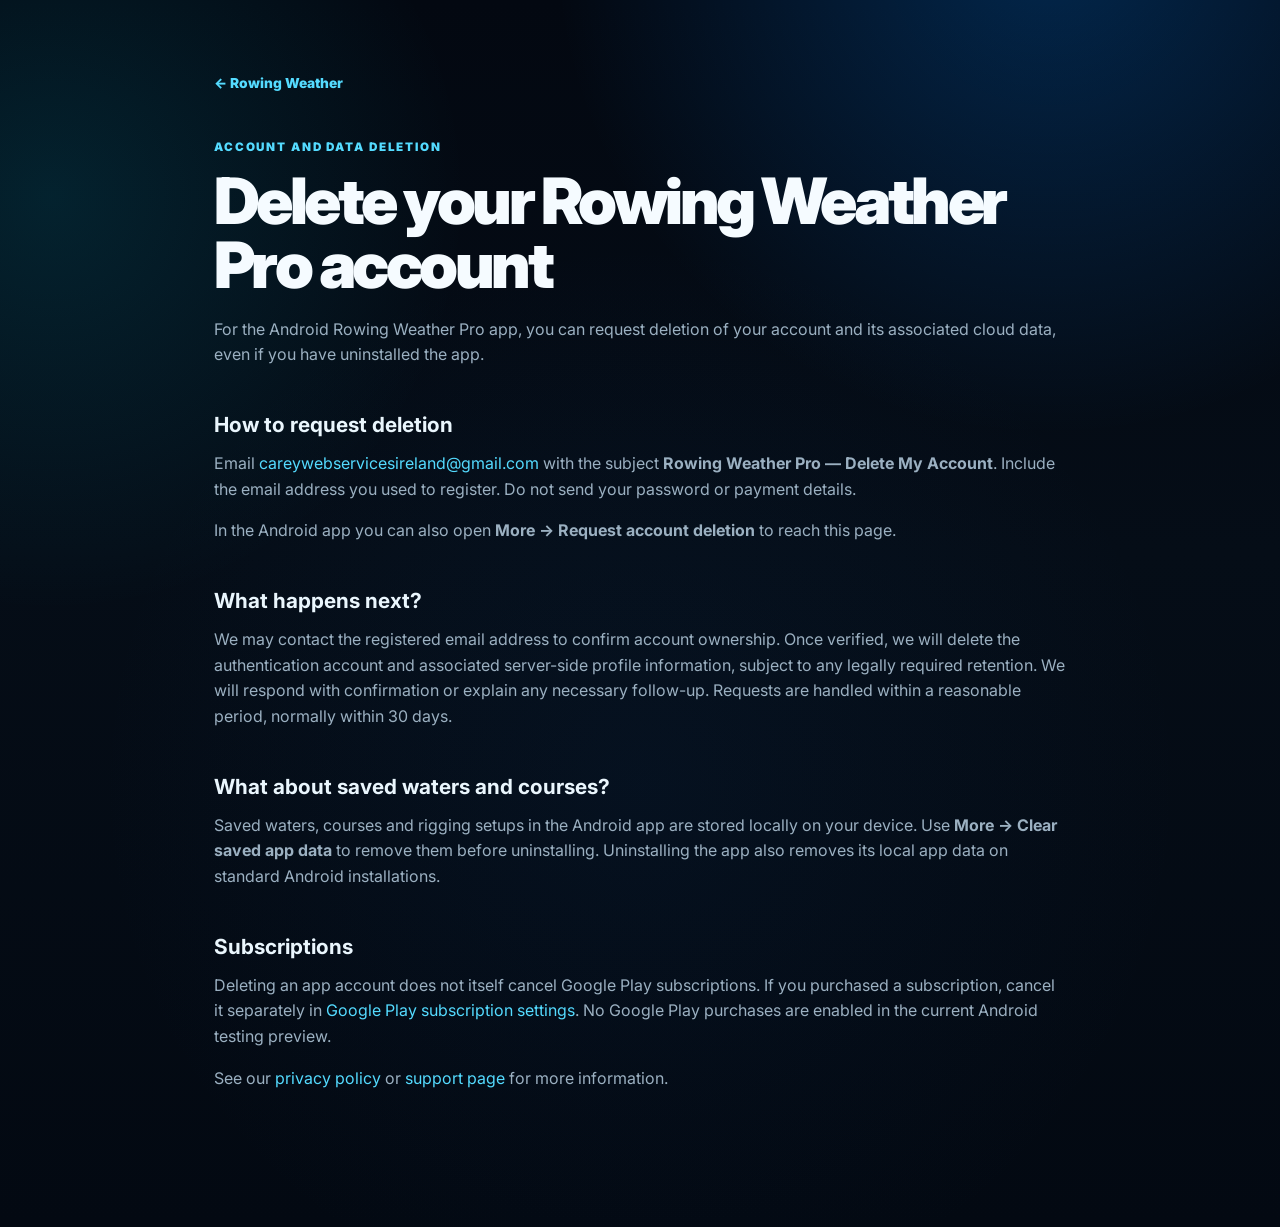
<file: delete-account.html>
<!doctype html>
<html lang="en"><head><meta charset="utf-8"><meta name="viewport" content="width=device-width,initial-scale=1"><title>Delete your Rowing Weather Pro account</title><meta name="description" content="Request deletion of a Rowing Weather Pro Android account and its associated data."><link rel="canonical" href="https://rowingweather.com/delete-account.html"><link rel="icon" href="/favicon.svg" type="image/svg+xml"><link rel="stylesheet" href="/styles.css"></head><body>
<main class="legal"><a class="back" href="/">← Rowing Weather</a><div class="eyebrow">ACCOUNT AND DATA DELETION</div><h1>Delete your Rowing Weather Pro account</h1>
<p>For the Android Rowing Weather Pro app, you can request deletion of your account and its associated cloud data, even if you have uninstalled the app.</p>
<h2>How to request deletion</h2><p>Email <a href="mailto:careywebservicesireland@gmail.com?subject=Rowing%20Weather%20Pro%20-%20Delete%20My%20Account">careywebservicesireland@gmail.com</a> with the subject <strong>Rowing Weather Pro — Delete My Account</strong>. Include the email address you used to register. Do not send your password or payment details.</p>
<p>In the Android app you can also open <strong>More → Request account deletion</strong> to reach this page.</p>
<h2>What happens next?</h2><p>We may contact the registered email address to confirm account ownership. Once verified, we will delete the authentication account and associated server-side profile information, subject to any legally required retention. We will respond with confirmation or explain any necessary follow-up. Requests are handled within a reasonable period, normally within 30 days.</p>
<h2>What about saved waters and courses?</h2><p>Saved waters, courses and rigging setups in the Android app are stored locally on your device. Use <strong>More → Clear saved app data</strong> to remove them before uninstalling. Uninstalling the app also removes its local app data on standard Android installations.</p>
<h2>Subscriptions</h2><p>Deleting an app account does not itself cancel Google Play subscriptions. If you purchased a subscription, cancel it separately in <a href="https://play.google.com/store/account/subscriptions">Google Play subscription settings</a>. No Google Play purchases are enabled in the current Android testing preview.</p>
<p>See our <a href="/privacy.html">privacy policy</a> or <a href="/support.html">support page</a> for more information.</p></main></body></html>
</file>
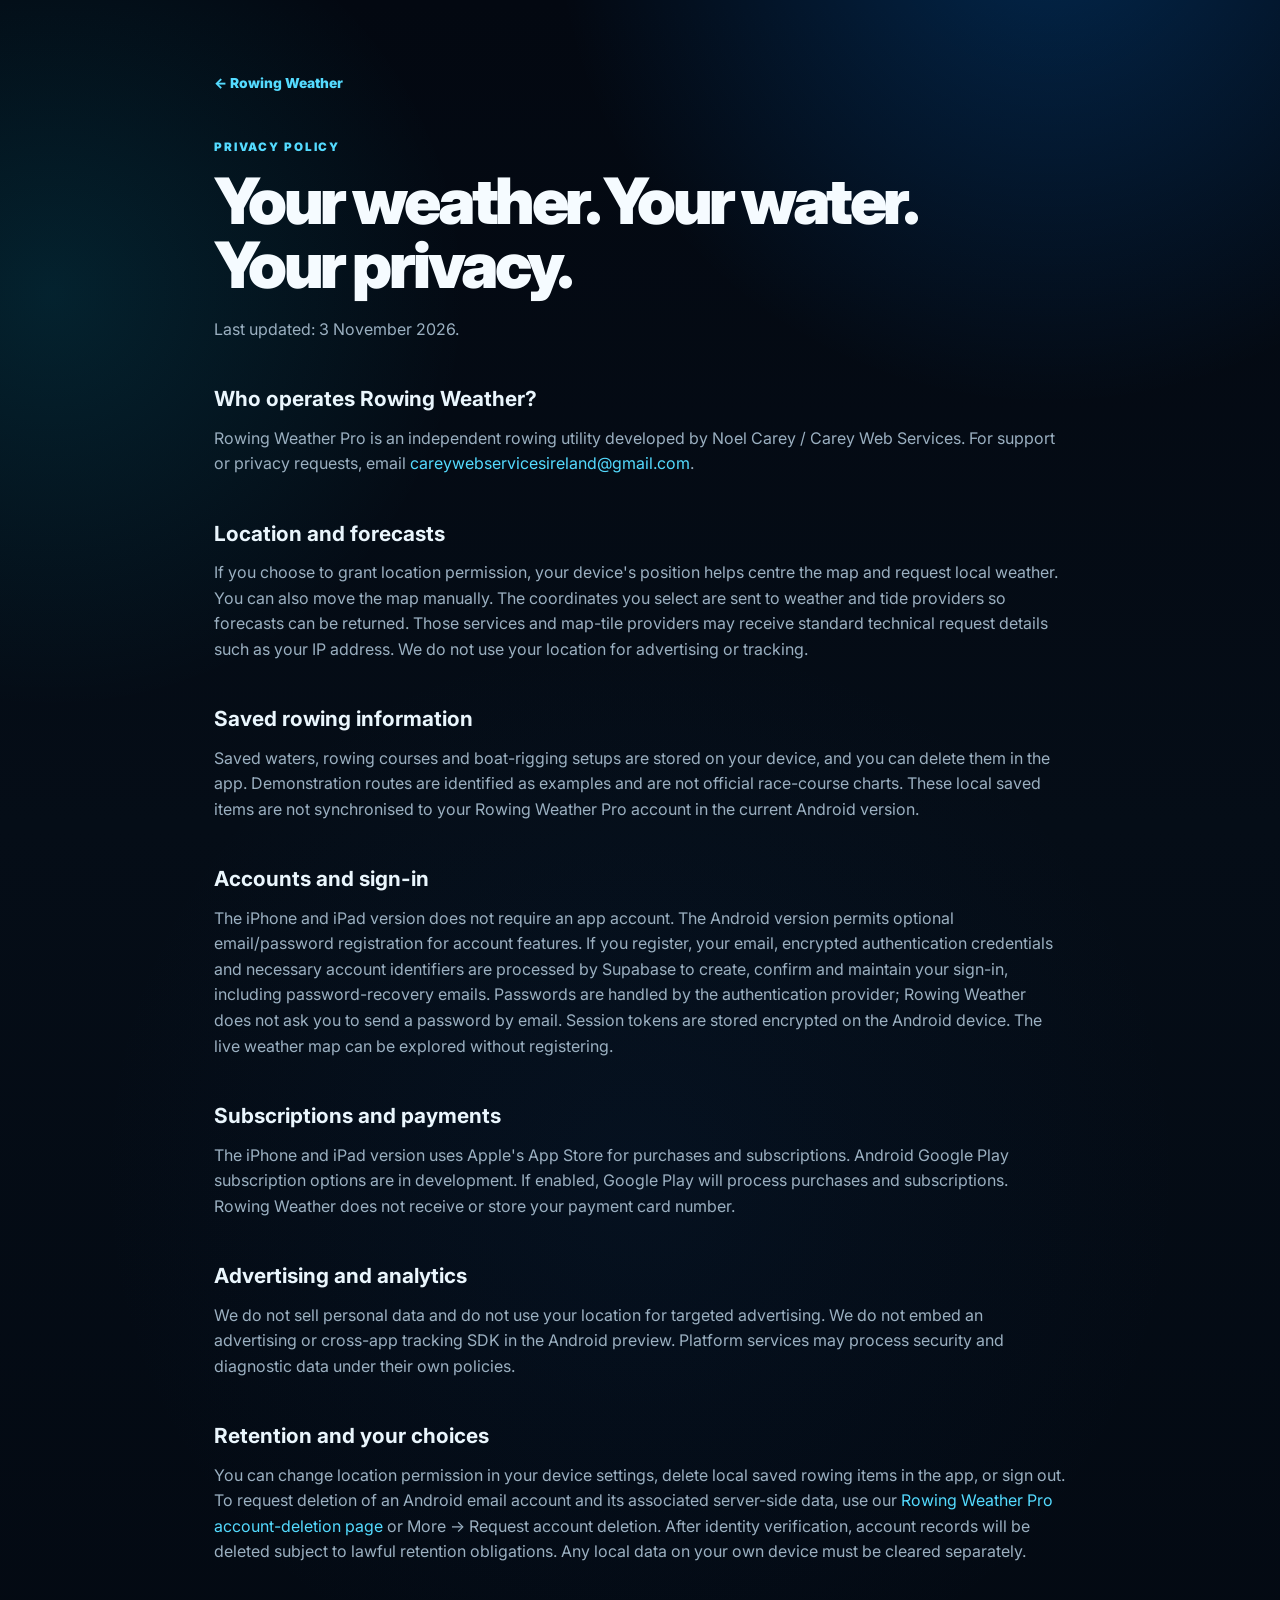
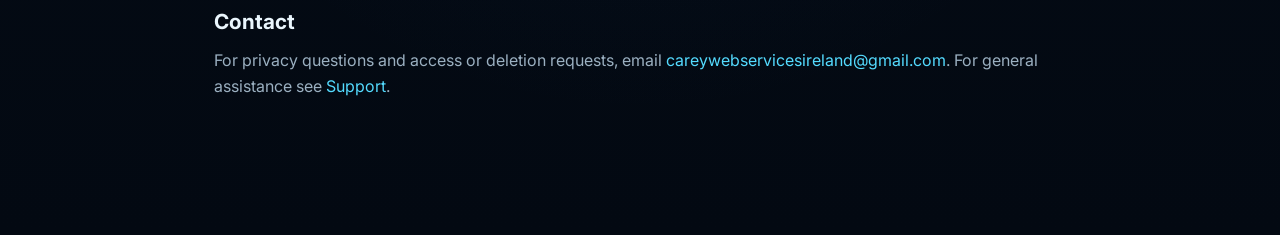
<file: privacy.html>
<!doctype html>
<html lang="en"><head><meta charset="utf-8"><meta name="viewport" content="width=device-width,initial-scale=1"><title>Rowing Weather Privacy Policy</title><meta name="description" content="Privacy policy for Rowing Weather for iPhone, iPad and Android."><link rel="canonical" href="https://rowingweather.com/privacy.html"><link rel="icon" href="/favicon.svg" type="image/svg+xml"><link rel="stylesheet" href="/styles.css"></head><body>
<main class="legal"><a class="back" href="/">← Rowing Weather</a><div class="eyebrow">PRIVACY POLICY</div><h1>Your weather. Your water. Your privacy.</h1><p>Last updated: 3 November 2026.</p>
<h2>Who operates Rowing Weather?</h2><p>Rowing Weather Pro is an independent rowing utility developed by Noel Carey / Carey Web Services. For support or privacy requests, email <a href="mailto:careywebservicesireland@gmail.com">careywebservicesireland@gmail.com</a>.</p>
<h2>Location and forecasts</h2><p>If you choose to grant location permission, your device's position helps centre the map and request local weather. You can also move the map manually. The coordinates you select are sent to weather and tide providers so forecasts can be returned. Those services and map-tile providers may receive standard technical request details such as your IP address. We do not use your location for advertising or tracking.</p>
<h2>Saved rowing information</h2><p>Saved waters, rowing courses and boat-rigging setups are stored on your device, and you can delete them in the app. Demonstration routes are identified as examples and are not official race-course charts. These local saved items are not synchronised to your Rowing Weather Pro account in the current Android version.</p>
<h2>Accounts and sign-in</h2><p>The iPhone and iPad version does not require an app account. The Android version permits optional email/password registration for account features. If you register, your email, encrypted authentication credentials and necessary account identifiers are processed by Supabase to create, confirm and maintain your sign-in, including password-recovery emails. Passwords are handled by the authentication provider; Rowing Weather does not ask you to send a password by email. Session tokens are stored encrypted on the Android device. The live weather map can be explored without registering.</p>
<h2>Subscriptions and payments</h2><p>The iPhone and iPad version uses Apple's App Store for purchases and subscriptions. Android Google Play subscription options are in development. If enabled, Google Play will process purchases and subscriptions. Rowing Weather does not receive or store your payment card number.</p>
<h2>Advertising and analytics</h2><p>We do not sell personal data and do not use your location for targeted advertising. We do not embed an advertising or cross-app tracking SDK in the Android preview. Platform services may process security and diagnostic data under their own policies.</p>
<h2>Retention and your choices</h2><p>You can change location permission in your device settings, delete local saved rowing items in the app, or sign out. To request deletion of an Android email account and its associated server-side data, use our <a href="/delete-account.html">Rowing Weather Pro account-deletion page</a> or More → Request account deletion. After identity verification, account records will be deleted subject to lawful retention obligations. Any local data on your own device must be cleared separately.</p>
<h2>Contact</h2><p>For privacy questions and access or deletion requests, email <a href="mailto:careywebservicesireland@gmail.com">careywebservicesireland@gmail.com</a>. For general assistance see <a href="/support.html">Support</a>.</p>
</main></body></html>
</file>
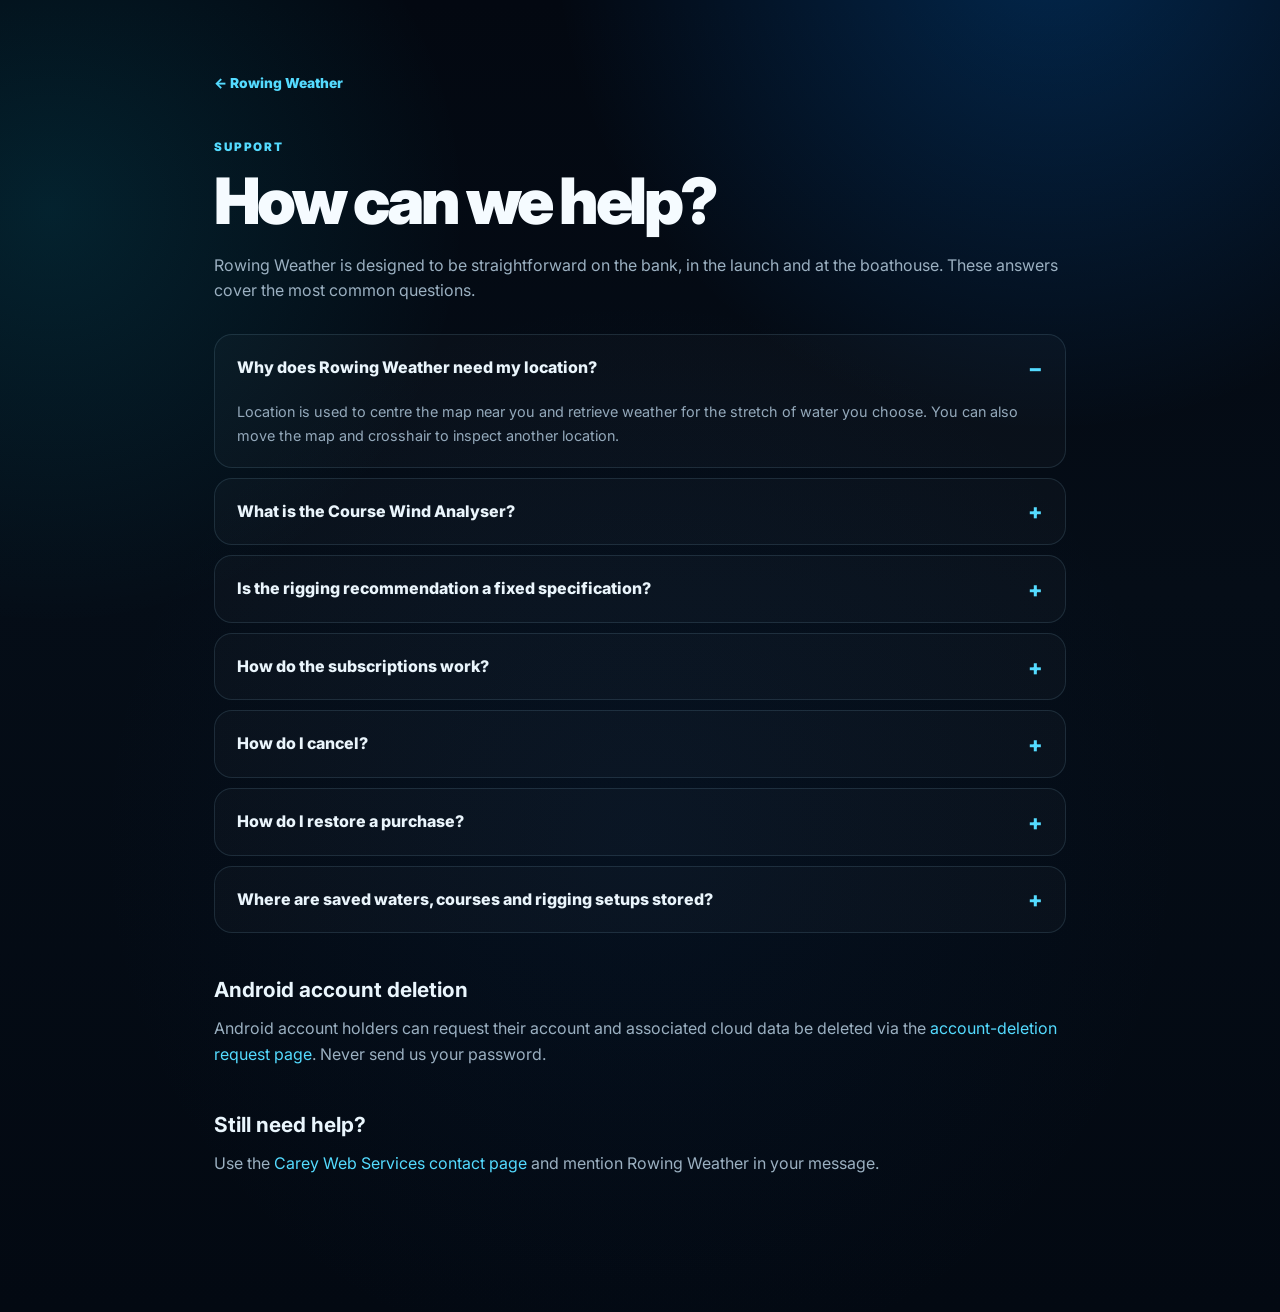
<file: support.html>
<!doctype html><html lang="en"><head><meta charset="utf-8"><meta name="viewport" content="width=device-width,initial-scale=1"><meta name="robots" content="index,follow"><title>Rowing Weather Support</title><meta name="description" content="Support and frequently asked questions for the Rowing Weather iPhone, iPad and Android app."><link rel="canonical" href="https://rowingweather.com/support.html"><link rel="icon" href="/favicon.svg" type="image/svg+xml"><link rel="stylesheet" href="/styles.css"></head><body><main class="legal"><a class="back" href="/">← Rowing Weather</a><div class="eyebrow">SUPPORT</div><h1>How can we help?</h1><p>Rowing Weather is designed to be straightforward on the bank, in the launch and at the boathouse. These answers cover the most common questions.</p><div class="faq">
<details open><summary>Why does Rowing Weather need my location?</summary><p>Location is used to centre the map near you and retrieve weather for the stretch of water you choose. You can also move the map and crosshair to inspect another location.</p></details>
<details><summary>What is the Course Wind Analyser?</summary><p>Set a course start and finish and Rowing Weather compares the forecast wind with the course bearing to show headwind, tailwind and crosswind components.</p></details>
<details><summary>Is the rigging recommendation a fixed specification?</summary><p>No. It is a practical starting point based on the inputs you choose. Always confirm measurements on the actual boat and test one change at a time on the water.</p></details>
<details><summary>How do the subscriptions work?</summary><p>For iPhone and iPad, eligible new subscribers can receive a 7-day free trial. Monthly is €2.99 per month and yearly is €24.99 per year after the trial. Payment begins automatically when the trial ends and subscriptions renew until cancelled. Android Google Play subscription pricing will be confirmed before launch.</p></details>
<details><summary>How do I cancel?</summary><p>On iPhone or iPad, subscriptions are managed by Apple: open Settings, tap your name, choose Subscriptions, select Rowing Weather and follow Apple’s cancellation options. Once Android subscriptions launch, Google Play subscriptions will be managed through <a href="https://play.google.com/store/account/subscriptions">Google Play subscription settings</a>.</p></details>
<details><summary>How do I restore a purchase?</summary><p>Open the Rowing Weather Pro screen and choose Restore Purchases. Use the same Apple Account that made the original purchase.</p></details>
<details><summary>Where are saved waters, courses and rigging setups stored?</summary><p>They are stored locally on your device. You can delete saved items from their saved lists inside the app.</p></details>
</div><h2>Android account deletion</h2><p>Android account holders can request their account and associated cloud data be deleted via the <a href="/delete-account.html">account-deletion request page</a>. Never send us your password.</p><h2>Still need help?</h2><p>Use the <a href="https://careywebservices.ie/contact.html">Carey Web Services contact page</a> and mention Rowing Weather in your message.</p></main></body></html>
</file>
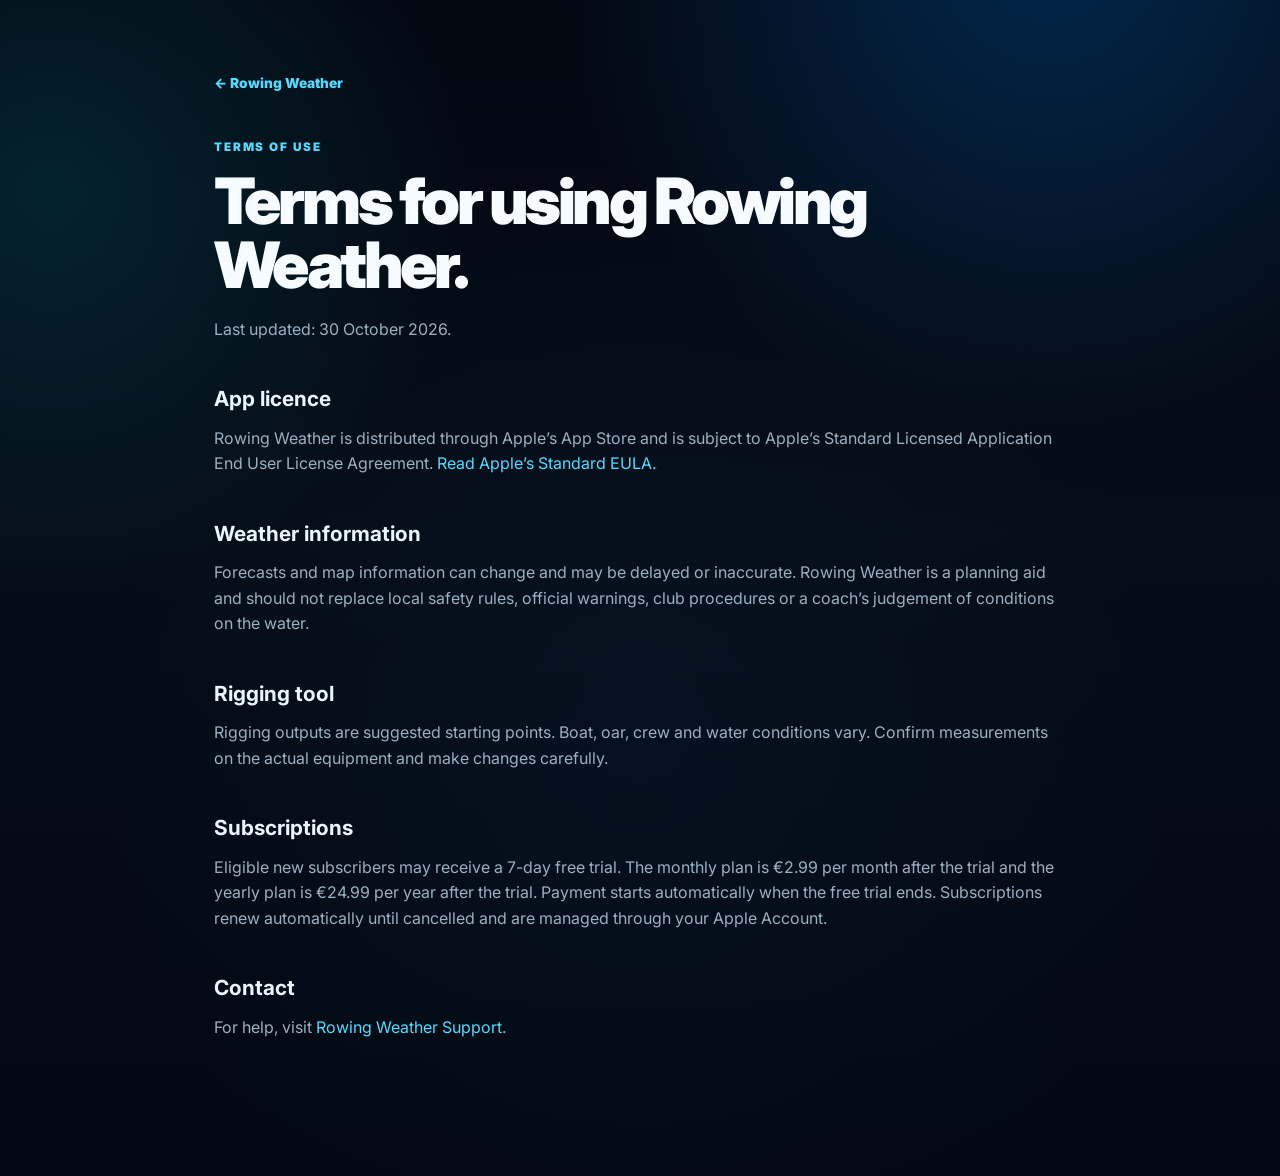
<file: terms.html>
<!doctype html><html lang="en"><head><meta charset="utf-8"><meta name="viewport" content="width=device-width,initial-scale=1"><meta name="robots" content="index,follow"><title>Rowing Weather Terms of Use</title><meta name="description" content="Terms of use and subscription information for Rowing Weather."><link rel="canonical" href="https://rowingweather.com/terms.html"><link rel="icon" href="/favicon.svg" type="image/svg+xml"><link rel="stylesheet" href="/styles.css"></head><body><main class="legal"><a class="back" href="/">← Rowing Weather</a><div class="eyebrow">TERMS OF USE</div><h1>Terms for using Rowing Weather.</h1><p>Last updated: 30 October 2026.</p><h2>App licence</h2><p>Rowing Weather is distributed through Apple’s App Store and is subject to Apple’s Standard Licensed Application End User License Agreement. <a href="https://www.apple.com/legal/internet-services/itunes/dev/stdeula/">Read Apple’s Standard EULA.</a></p><h2>Weather information</h2><p>Forecasts and map information can change and may be delayed or inaccurate. Rowing Weather is a planning aid and should not replace local safety rules, official warnings, club procedures or a coach’s judgement of conditions on the water.</p><h2>Rigging tool</h2><p>Rigging outputs are suggested starting points. Boat, oar, crew and water conditions vary. Confirm measurements on the actual equipment and make changes carefully.</p><h2>Subscriptions</h2><p>Eligible new subscribers may receive a 7-day free trial. The monthly plan is €2.99 per month after the trial and the yearly plan is €24.99 per year after the trial. Payment starts automatically when the free trial ends. Subscriptions renew automatically until cancelled and are managed through your Apple Account.</p><h2>Contact</h2><p>For help, visit <a href="/support.html">Rowing Weather Support</a>.</p></main></body></html>
</file>
<file: styles.css>
@import url('https://fonts.googleapis.com/css2?family=Inter:wght@400;500;600;700;800;900&display=swap');

:root{
  --bg:#030912;
  --bg-soft:#07111e;
  --panel:#081522;
  --panel-2:#0b1b2b;
  --panel-3:#10253a;
  --text:#f5fbff;
  --muted:#94a9bb;
  --muted-2:#6f879b;
  --cyan:#54dbff;
  --cyan-2:#13bdf1;
  --blue:#0a8cff;
  --blue-deep:#075ec8;
  --green:#2ee083;
  --amber:#ffb02e;
  --red:#ff5b63;
  --line:rgba(148,205,235,.14);
  --line-bright:rgba(84,219,255,.33);
  --shadow:0 28px 80px rgba(0,0,0,.34);
  --max:1240px;
  --radius:30px;
}

*{box-sizing:border-box}
html{scroll-behavior:smooth}
body{
  margin:0;
  min-height:100vh;
  font-family:Inter,-apple-system,BlinkMacSystemFont,"Segoe UI",sans-serif;
  color:var(--text);
  background:
    radial-gradient(circle at 82% -5%,rgba(0,132,255,.25),transparent 31rem),
    radial-gradient(circle at 4% 16%,rgba(0,211,244,.12),transparent 26rem),
    radial-gradient(circle at 50% 64%,rgba(18,82,155,.08),transparent 34rem),
    linear-gradient(180deg,#030811 0%,#050d17 45%,#030912 100%);
  line-height:1.6;
  overflow-x:hidden;
}
body:before{
  content:"";
  position:fixed;
  inset:0;
  z-index:-3;
  pointer-events:none;
  opacity:.16;
  background-image:
    linear-gradient(rgba(255,255,255,.025) 1px,transparent 1px),
    linear-gradient(90deg,rgba(255,255,255,.025) 1px,transparent 1px);
  background-size:64px 64px;
  mask-image:linear-gradient(to bottom,black,transparent 70%);
}
a{color:inherit;text-decoration:none}
img{display:block;max-width:100%}
button,input,select,textarea{font:inherit}

.site-glow{
  position:fixed;
  z-index:-2;
  width:38rem;
  height:38rem;
  border-radius:50%;
  filter:blur(85px);
  pointer-events:none;
  opacity:.16;
}
.site-glow-one{top:18vh;left:-22rem;background:#00d4ff}
.site-glow-two{top:58vh;right:-24rem;background:#087eff}

.site-header{
  position:sticky;
  top:0;
  z-index:100;
  border-bottom:1px solid rgba(255,255,255,.06);
  background:rgba(3,9,18,.70);
  backdrop-filter:blur(20px) saturate(150%);
  -webkit-backdrop-filter:blur(20px) saturate(150%);
}
.header-inner{
  max-width:var(--max);
  margin:0 auto;
  min-height:76px;
  padding:12px 24px;
  display:flex;
  align-items:center;
  justify-content:space-between;
  gap:22px;
}
.brand{
  display:flex;
  align-items:center;
  gap:12px;
  font-size:.92rem;
  font-weight:900;
  letter-spacing:.07em;
}
.brand img{
  border-radius:13px;
  box-shadow:0 0 24px rgba(0,169,255,.22);
}
nav{
  display:flex;
  align-items:center;
  gap:26px;
  color:#c0cfdb;
  font-size:.89rem;
  font-weight:700;
}
nav a{transition:color .2s ease,transform .2s ease}
nav a:hover{color:white}
.nav-cta{
  padding:9px 15px;
  border:1px solid rgba(84,219,255,.34);
  border-radius:999px;
  color:var(--cyan);
  background:rgba(84,219,255,.06);
}

main{position:relative}
.hero{
  max-width:var(--max);
  margin:0 auto;
  padding:84px 24px 40px;
}
.hero-copy{
  max-width:980px;
  margin:0 auto 46px;
  text-align:center;
}
.launch-badge{
  width:max-content;
  max-width:100%;
  margin:0 auto 28px;
  padding:8px 13px;
  display:flex;
  align-items:center;
  gap:9px;
  border:1px solid rgba(84,219,255,.26);
  border-radius:999px;
  color:#ccefff;
  background:rgba(14,116,170,.11);
  font-size:.72rem;
  font-weight:900;
  letter-spacing:.13em;
}
.pulse-dot{
  width:8px;
  height:8px;
  border-radius:50%;
  background:var(--green);
  box-shadow:0 0 0 0 rgba(46,224,131,.65);
  animation:pulse 2s infinite;
}
@keyframes pulse{
  0%{box-shadow:0 0 0 0 rgba(46,224,131,.55)}
  70%{box-shadow:0 0 0 10px rgba(46,224,131,0)}
  100%{box-shadow:0 0 0 0 rgba(46,224,131,0)}
}
.hero-brand-lockup{
  display:flex;
  align-items:center;
  justify-content:center;
  gap:26px;
  text-align:left;
}
.hero-brand-lockup>img{
  width:92px;
  height:92px;
  border-radius:24px;
  box-shadow:0 20px 55px rgba(0,125,255,.25),0 0 0 1px rgba(255,255,255,.10);
}
.eyebrow{
  margin-bottom:12px;
  color:var(--cyan);
  font-size:.73rem;
  font-weight:900;
  letter-spacing:.16em;
  text-transform:uppercase;
}
h1,h2,h3,p{margin-top:0}
h1{
  margin:0;
  font-size:clamp(3.4rem,7.2vw,6.9rem);
  line-height:.9;
  letter-spacing:-.07em;
  font-weight:900;
}
h1 span{
  background:linear-gradient(100deg,#fff 0 12%,#75e7ff 52%,#168fff 100%);
  -webkit-background-clip:text;
  background-clip:text;
  color:transparent;
}
.hero-lead{
  max-width:810px;
  margin:30px auto 0;
  color:#b3c6d6;
  font-size:clamp(1.04rem,2vw,1.28rem);
}
.hero-actions{
  margin:32px 0 18px;
  display:flex;
  justify-content:center;
  gap:12px;
  flex-wrap:wrap;
}
.button{
  min-height:50px;
  padding:0 22px;
  display:inline-flex;
  align-items:center;
  justify-content:center;
  border:1px solid transparent;
  border-radius:14px;
  font-weight:850;
  line-height:1;
  transition:transform .2s ease,box-shadow .2s ease,border-color .2s ease;
}
.button:hover{transform:translateY(-2px)}
.primary{
  color:white;
  background:linear-gradient(110deg,#087aff 0%,#12b8f7 58%,#66e5ff 100%);
  box-shadow:0 14px 35px rgba(0,125,255,.22);
}
.primary:hover{box-shadow:0 18px 45px rgba(0,125,255,.3)}
.secondary{
  color:#eaf7ff;
  background:rgba(255,255,255,.035);
  border-color:var(--line);
}
.secondary:hover{border-color:rgba(84,219,255,.28)}
.disabled-button{
  cursor:default;
  opacity:.86;
  pointer-events:none;
}
.hero-facts{
  display:flex;
  justify-content:center;
  gap:8px;
  flex-wrap:wrap;
}
.hero-facts span{
  padding:7px 10px;
  border-radius:999px;
  color:#86a0b5;
  background:rgba(255,255,255,.025);
  border:1px solid rgba(255,255,255,.055);
  font-size:.76rem;
  font-weight:700;
}

.hero-media,
.showcase-media{
  margin:0;
  position:relative;
  border:1px solid rgba(84,219,255,.22);
  border-radius:32px;
  overflow:hidden;
  background:#07111d;
  box-shadow:0 36px 100px rgba(0,0,0,.42),0 0 70px rgba(0,129,255,.08);
}
.hero-media:before,
.showcase-media:before{
  content:"";
  position:absolute;
  inset:0;
  z-index:2;
  border-radius:inherit;
  box-shadow:inset 0 0 0 1px rgba(255,255,255,.035);
  pointer-events:none;
}
.hero-media img,
.showcase-media img{width:100%;height:auto}
.hero-media figcaption{
  position:absolute;
  z-index:3;
  right:18px;
  bottom:16px;
  padding:8px 11px;
  border:1px solid rgba(255,255,255,.12);
  border-radius:999px;
  background:rgba(2,10,18,.72);
  backdrop-filter:blur(10px);
  color:#d8effb;
  font-size:.72rem;
  font-weight:800;
}

.signal-strip{
  max-width:var(--max);
  margin:12px auto 0;
  padding:18px 24px 34px;
  display:grid;
  grid-template-columns:repeat(4,1fr);
  gap:10px;
}
.signal-strip>div{
  min-height:92px;
  padding:17px 18px;
  display:grid;
  grid-template-columns:42px 1fr;
  grid-template-rows:auto auto;
  column-gap:12px;
  align-items:center;
  border:1px solid rgba(255,255,255,.075);
  border-radius:20px;
  background:linear-gradient(145deg,rgba(255,255,255,.045),rgba(255,255,255,.015));
}
.signal-icon{
  grid-row:1/3;
  width:42px;
  height:42px;
  display:grid;
  place-items:center;
  border-radius:14px;
  background:rgba(84,219,255,.08);
  color:var(--cyan);
  font-size:1.3rem;
  font-weight:900;
}
.signal-strip strong{font-size:.9rem}
.signal-strip small{color:var(--muted-2);font-size:.72rem}

.section{
  max-width:var(--max);
  margin:0 auto;
  padding:96px 24px;
}
.section-intro{
  max-width:1030px;
  text-align:center;
  padding-top:110px;
  padding-bottom:72px;
}
.section-intro h2,
.section-heading h2,
.showcase-copy h2,
.pro-copy h2,
.privacy-callout h2,
.launch-section h2,
.legal h1{
  margin-bottom:20px;
  font-size:clamp(2.35rem,5vw,4.7rem);
  line-height:1;
  letter-spacing:-.055em;
}
.section-intro p,
.section-heading p,
.showcase-copy>p,
.pro-copy>p,
.privacy-callout p,
.launch-section p{
  color:var(--muted);
  font-size:1.05rem;
}
.section-intro p{max-width:830px;margin-left:auto;margin-right:auto}

.free-pro-grid{
  display:grid;
  grid-template-columns:1fr 1fr;
  gap:18px;
  padding-top:30px;
}
.access-card{
  position:relative;
  overflow:hidden;
  padding:34px;
  border:1px solid var(--line);
  border-radius:var(--radius);
  background:linear-gradient(145deg,rgba(255,255,255,.045),rgba(255,255,255,.015));
  box-shadow:var(--shadow);
}
.access-card:after{
  content:"";
  position:absolute;
  width:280px;
  height:280px;
  border-radius:50%;
  top:-150px;
  right:-120px;
  filter:blur(10px);
  opacity:.16;
}
.free-card:after{background:var(--green)}
.pro-card:after{background:var(--cyan)}
.free-card{border-color:rgba(46,224,131,.2)}
.pro-card{border-color:rgba(84,219,255,.22)}
.access-top{
  display:flex;
  align-items:center;
  justify-content:space-between;
  gap:12px;
  margin-bottom:28px;
}
.access-kicker{
  padding:7px 10px;
  border-radius:10px;
  font-size:.68rem;
  font-weight:900;
  letter-spacing:.08em;
}
.access-kicker.free{color:#04140b;background:var(--green)}
.access-kicker.pro{color:#00111b;background:var(--cyan)}
.access-tag{color:#71899c;font-size:.72rem;font-weight:700}
.access-card h2{
  margin-bottom:14px;
  font-size:clamp(2rem,3.8vw,3.1rem);
  line-height:1.02;
  letter-spacing:-.045em;
}
.access-card>p{color:var(--muted)}
.feature-list{
  list-style:none;
  padding:0;
  margin:28px 0 0;
  display:grid;
  gap:12px;
}
.feature-list li{
  display:grid;
  grid-template-columns:34px 1fr;
  gap:12px;
  align-items:center;
  color:#dce9f3;
  font-size:.93rem;
}
.feature-list li span{
  width:34px;
  height:34px;
  display:grid;
  place-items:center;
  border:1px solid rgba(84,219,255,.15);
  border-radius:11px;
  background:rgba(84,219,255,.065);
  color:var(--cyan);
  font-size:.74rem;
  font-weight:900;
}
.free-card .feature-list li span{
  border-color:rgba(46,224,131,.15);
  background:rgba(46,224,131,.06);
  color:var(--green);
}

.showcase{
  display:grid;
  grid-template-columns:minmax(300px,.68fr) minmax(0,1.32fr);
  gap:48px;
  align-items:center;
  padding-top:88px;
  padding-bottom:88px;
}
.showcase-reverse{
  grid-template-columns:minmax(0,1.32fr) minmax(300px,.68fr);
}
.showcase-reverse .showcase-media{grid-column:1;grid-row:1}
.showcase-reverse .showcase-copy{grid-column:2;grid-row:1}
.showcase-copy h2{font-size:clamp(2.3rem,4.4vw,4.15rem)}
.mini-points{
  margin-top:28px;
  display:grid;
  gap:12px;
}
.mini-points span{
  padding:14px 16px;
  border:1px solid rgba(255,255,255,.075);
  border-radius:15px;
  background:rgba(255,255,255,.025);
  color:#9bb0c1;
  font-size:.85rem;
}
.mini-points b{
  display:block;
  margin-bottom:2px;
  color:#e9f7ff;
  font-size:.9rem;
}
.spec-row{
  margin:27px 0 16px;
  display:grid;
  grid-template-columns:repeat(3,1fr);
  gap:8px;
}
.spec-row div{
  padding:14px;
  border:1px solid rgba(84,219,255,.14);
  border-radius:14px;
  background:rgba(84,219,255,.045);
}
.spec-row small{
  display:block;
  margin-bottom:3px;
  color:#7891a5;
  font-size:.59rem;
  font-weight:850;
  letter-spacing:.07em;
}
.spec-row strong{
  color:var(--cyan);
  font-size:1rem;
}
.fine-note{
  color:#6f8798!important;
  font-size:.78rem!important;
}

.section-heading{max-width:760px;margin-bottom:42px}
.section-heading.centered{
  margin-left:auto;
  margin-right:auto;
  text-align:center;
}
.flow-section{
  padding-top:105px;
  padding-bottom:105px;
}
.flow-grid{
  display:grid;
  grid-template-columns:repeat(3,1fr);
  gap:16px;
}
.flow-grid article{
  position:relative;
  min-height:285px;
  padding:28px;
  border:1px solid var(--line);
  border-radius:24px;
  background:linear-gradient(155deg,rgba(13,31,49,.92),rgba(5,15,25,.78));
}
.flow-number{
  position:absolute;
  top:22px;
  right:24px;
  color:rgba(117,216,255,.19);
  font-size:2.5rem;
  font-weight:900;
  letter-spacing:-.06em;
}
.flow-icon{
  width:50px;
  height:50px;
  display:grid;
  place-items:center;
  margin-bottom:42px;
  border:1px solid rgba(84,219,255,.2);
  border-radius:16px;
  background:rgba(84,219,255,.07);
  color:var(--cyan);
  font-size:1.3rem;
  font-weight:900;
}
.flow-grid h3{
  margin-bottom:9px;
  font-size:1.25rem;
}
.flow-grid p{
  margin:0;
  color:var(--muted);
  font-size:.9rem;
}

.pro-showcase{padding-top:72px;padding-bottom:110px}
.pro-image{margin-bottom:34px}
.pro-copy{
  display:grid;
  grid-template-columns:1fr .82fr;
  gap:50px;
  align-items:end;
}
.pro-copy h2{margin-bottom:0}
.pro-copy>p{margin:0}

.pricing-section{
  padding-top:110px;
  padding-bottom:110px;
  text-align:center;
}
.pricing-grid{
  max-width:870px;
  margin:0 auto;
  display:grid;
  grid-template-columns:1fr 1fr;
  gap:16px;
}
.price-card{
  position:relative;
  padding:34px;
  text-align:left;
  border:1px solid var(--line);
  border-radius:28px;
  background:linear-gradient(150deg,rgba(255,255,255,.05),rgba(255,255,255,.018));
}
.price-card.featured{
  border-color:rgba(84,219,255,.5);
  background:
    radial-gradient(circle at 100% 0,rgba(0,158,255,.17),transparent 50%),
    linear-gradient(150deg,rgba(14,43,68,.9),rgba(6,20,34,.9));
  box-shadow:0 26px 70px rgba(0,124,255,.12);
}
.price-badge{
  position:absolute;
  top:22px;
  right:22px;
  padding:6px 9px;
  border-radius:999px;
  color:#00111a;
  background:var(--cyan);
  font-size:.58rem;
  font-weight:950;
  letter-spacing:.08em;
}
.plan-name{
  color:#e9f7ff;
  font-size:1.1rem;
  font-weight:850;
}
.price{
  margin:12px 0 14px;
  font-size:clamp(2.45rem,4vw,3.5rem);
  font-weight:900;
  line-height:1;
  letter-spacing:-.055em;
}
.price small{
  color:#7c92a5;
  font-size:.78rem;
  font-weight:700;
  letter-spacing:0;
}
.price-card>p{
  min-height:52px;
  color:var(--muted);
  font-size:.88rem;
}
.plan-feature{
  margin-top:10px;
  color:#b7c8d6;
  font-size:.8rem;
}
.plan-feature:before{
  content:"✓";
  margin-right:8px;
  color:var(--cyan);
  font-weight:900;
}
.price-card .button{width:100%;margin-top:24px}
.subscription-copy{
  max-width:800px;
  margin:24px auto 0;
  color:#667f92;
  font-size:.72rem;
}

.privacy-callout{
  display:grid;
  grid-template-columns:auto 1fr auto;
  gap:24px;
  align-items:center;
  padding:38px;
  border:1px solid rgba(84,219,255,.18);
  border-radius:30px;
  background:linear-gradient(115deg,rgba(0,118,185,.10),rgba(255,255,255,.018));
}
.privacy-icon{
  width:72px;
  height:72px;
  display:grid;
  place-items:center;
  border:1px solid rgba(84,219,255,.22);
  border-radius:22px;
  background:rgba(84,219,255,.07);
  color:var(--cyan);
  font-size:2rem;
  font-weight:900;
}
.privacy-callout h2{font-size:clamp(2rem,4vw,3.5rem);margin-bottom:10px}
.privacy-callout p{margin:0;max-width:720px;font-size:.92rem}

.faq-section{padding-top:110px;padding-bottom:110px}
.faq{
  display:grid;
  gap:10px;
}
.faq details{
  border:1px solid var(--line);
  border-radius:18px;
  background:rgba(255,255,255,.025);
  overflow:hidden;
}
.faq summary{
  position:relative;
  padding:20px 56px 20px 22px;
  cursor:pointer;
  list-style:none;
  color:#eaf5fc;
  font-weight:800;
}
.faq summary::-webkit-details-marker{display:none}
.faq summary:after{
  content:"+";
  position:absolute;
  right:22px;
  top:50%;
  transform:translateY(-50%);
  color:var(--cyan);
  font-size:1.35rem;
}
.faq details[open] summary:after{content:"−"}
.faq details p{
  margin:0;
  padding:0 22px 20px;
  color:var(--muted);
  font-size:.9rem;
}

.launch-section{
  max-width:var(--max);
  margin:0 auto 80px;
  padding:0 24px;
}
.launch-inner{
  padding:40px;
  display:grid;
  grid-template-columns:auto 1fr auto;
  gap:28px;
  align-items:center;
  border:1px solid rgba(84,219,255,.26);
  border-radius:32px;
  background:
    radial-gradient(circle at 0 50%,rgba(0,173,255,.17),transparent 25rem),
    linear-gradient(120deg,rgba(13,40,66,.82),rgba(5,17,29,.88));
  box-shadow:var(--shadow);
}
.launch-inner>img{
  border-radius:20px;
  box-shadow:0 18px 45px rgba(0,131,255,.2);
}
.launch-section h2{font-size:clamp(2.1rem,4vw,3.8rem);margin-bottom:8px}
.launch-section p{margin:0;font-size:.92rem}

footer{
  max-width:var(--max);
  margin:0 auto;
  padding:34px 24px 48px;
  border-top:1px solid var(--line);
}
.footer-top{
  display:flex;
  align-items:center;
  justify-content:space-between;
  gap:24px;
}
.footer-brand{
  display:flex;
  align-items:center;
  gap:12px;
}
.footer-brand img{border-radius:13px}
.footer-brand strong,
.footer-brand span{display:block}
.footer-brand strong{font-size:.9rem}
.footer-brand span{color:#71889a;font-size:.7rem}
.footer-links{
  display:flex;
  flex-wrap:wrap;
  gap:20px;
  color:#8da2b4;
  font-size:.78rem;
  font-weight:700;
}
.footer-links a:hover{color:white}
.footer-note{
  max-width:900px;
  margin:22px 0 0;
  color:#5e7486;
  font-size:.68rem;
}
.site-credit{
  margin:10px 0 0;
  color:#526a7d;
  font-size:.67rem;
}
.site-credit a{
  color:#7ea8be;
  font-weight:700;
}
.site-credit a:hover{color:var(--cyan)}

.legal{
  max-width:900px;
  margin:0 auto;
  padding:70px 24px 120px;
}
.legal .back{
  display:inline-flex;
  margin-bottom:44px;
  color:var(--cyan);
  font-size:.86rem;
  font-weight:850;
}
.legal h1{max-width:800px}
.legal h2{
  margin-top:40px;
  margin-bottom:10px;
  color:#eaf6fd;
  font-size:1.3rem;
}
.legal p,
.legal li{
  color:#9bb0c1;
}
.legal a{color:var(--cyan)}
.legal .faq{margin-top:30px}

.reveal{animation:riseIn .7s ease both}
@keyframes riseIn{
  from{opacity:0;transform:translateY(14px)}
  to{opacity:1;transform:none}
}

@media (max-width:1020px){
  nav{gap:17px}
  .showcase,
  .showcase-reverse{
    grid-template-columns:1fr;
    gap:30px;
  }
  .showcase-reverse .showcase-media,
  .showcase-reverse .showcase-copy{
    grid-column:auto;
    grid-row:auto;
  }
  .showcase-reverse .showcase-copy{order:1}
  .showcase-reverse .showcase-media{order:2}
  .pro-copy{grid-template-columns:1fr;gap:16px}
  .privacy-callout,
  .launch-inner{
    grid-template-columns:auto 1fr;
  }
  .privacy-callout .button,
  .launch-inner .button{
    grid-column:2;
    width:max-content;
  }
}

@media (max-width:820px){
  .header-inner{min-height:68px;padding:10px 18px}
  .brand span{font-size:.78rem}
  nav a:not(.nav-cta){display:none}
  .hero{padding:62px 18px 26px}
  .hero-brand-lockup{
    flex-direction:column;
    gap:18px;
    text-align:center;
  }
  .hero-brand-lockup>img{width:80px;height:80px;border-radius:21px}
  h1{font-size:clamp(2.7rem,10.8vw,3.35rem);line-height:.94;letter-spacing:-.06em}
  .hero-media{border-radius:22px}
  .hero-media figcaption{display:none}
  .signal-strip{
    padding:14px 18px 26px;
    grid-template-columns:1fr 1fr;
  }
  .section{padding:74px 18px}
  .section-intro{padding-top:88px;padding-bottom:50px}
  .free-pro-grid,
  .pricing-grid,
  .flow-grid{grid-template-columns:1fr}
  .access-card{padding:28px}
  .flow-grid article{min-height:auto}
  .flow-icon{margin-bottom:28px}
  .showcase{padding-top:66px;padding-bottom:66px}
  .privacy-callout,
  .launch-inner{
    grid-template-columns:1fr;
    text-align:left;
  }
  .privacy-callout .button,
  .launch-inner .button{
    grid-column:auto;
    width:max-content;
  }
  .launch-section{padding:0 18px;margin-bottom:60px}
  .launch-inner{padding:30px}
  footer{padding-left:18px;padding-right:18px}
  .footer-top{align-items:flex-start;flex-direction:column}
}

@media (max-width:540px){
  .brand img{width:38px;height:38px}
  .brand span{font-size:.68rem;letter-spacing:.05em}
  nav{display:none}
  .nav-cta{padding:8px 11px;font-size:.72rem}
  .launch-badge{font-size:.62rem;letter-spacing:.09em}
  .hero-copy{margin-bottom:30px}
  .hero-actions{display:grid;grid-template-columns:1fr;width:100%}
  .button{width:100%}
  .hero-facts{align-items:stretch;flex-direction:column}
  .hero-facts span{border-radius:12px}
  .signal-strip{grid-template-columns:1fr}
  .signal-strip>div{min-height:78px}
  .access-top{align-items:flex-start;flex-direction:column}
  .spec-row{grid-template-columns:1fr}
  .showcase-media{border-radius:20px}
  .section-heading h2,
  .section-intro h2,
  .showcase-copy h2,
  .pro-copy h2,
  .privacy-callout h2,
  .launch-section h2{letter-spacing:-.045em}
  .price-card{padding:28px}
  .price-badge{position:static;display:inline-block;margin-bottom:16px}
  .privacy-callout .button,
  .launch-inner .button{width:100%}
  .footer-links{gap:14px}
}
</file>
